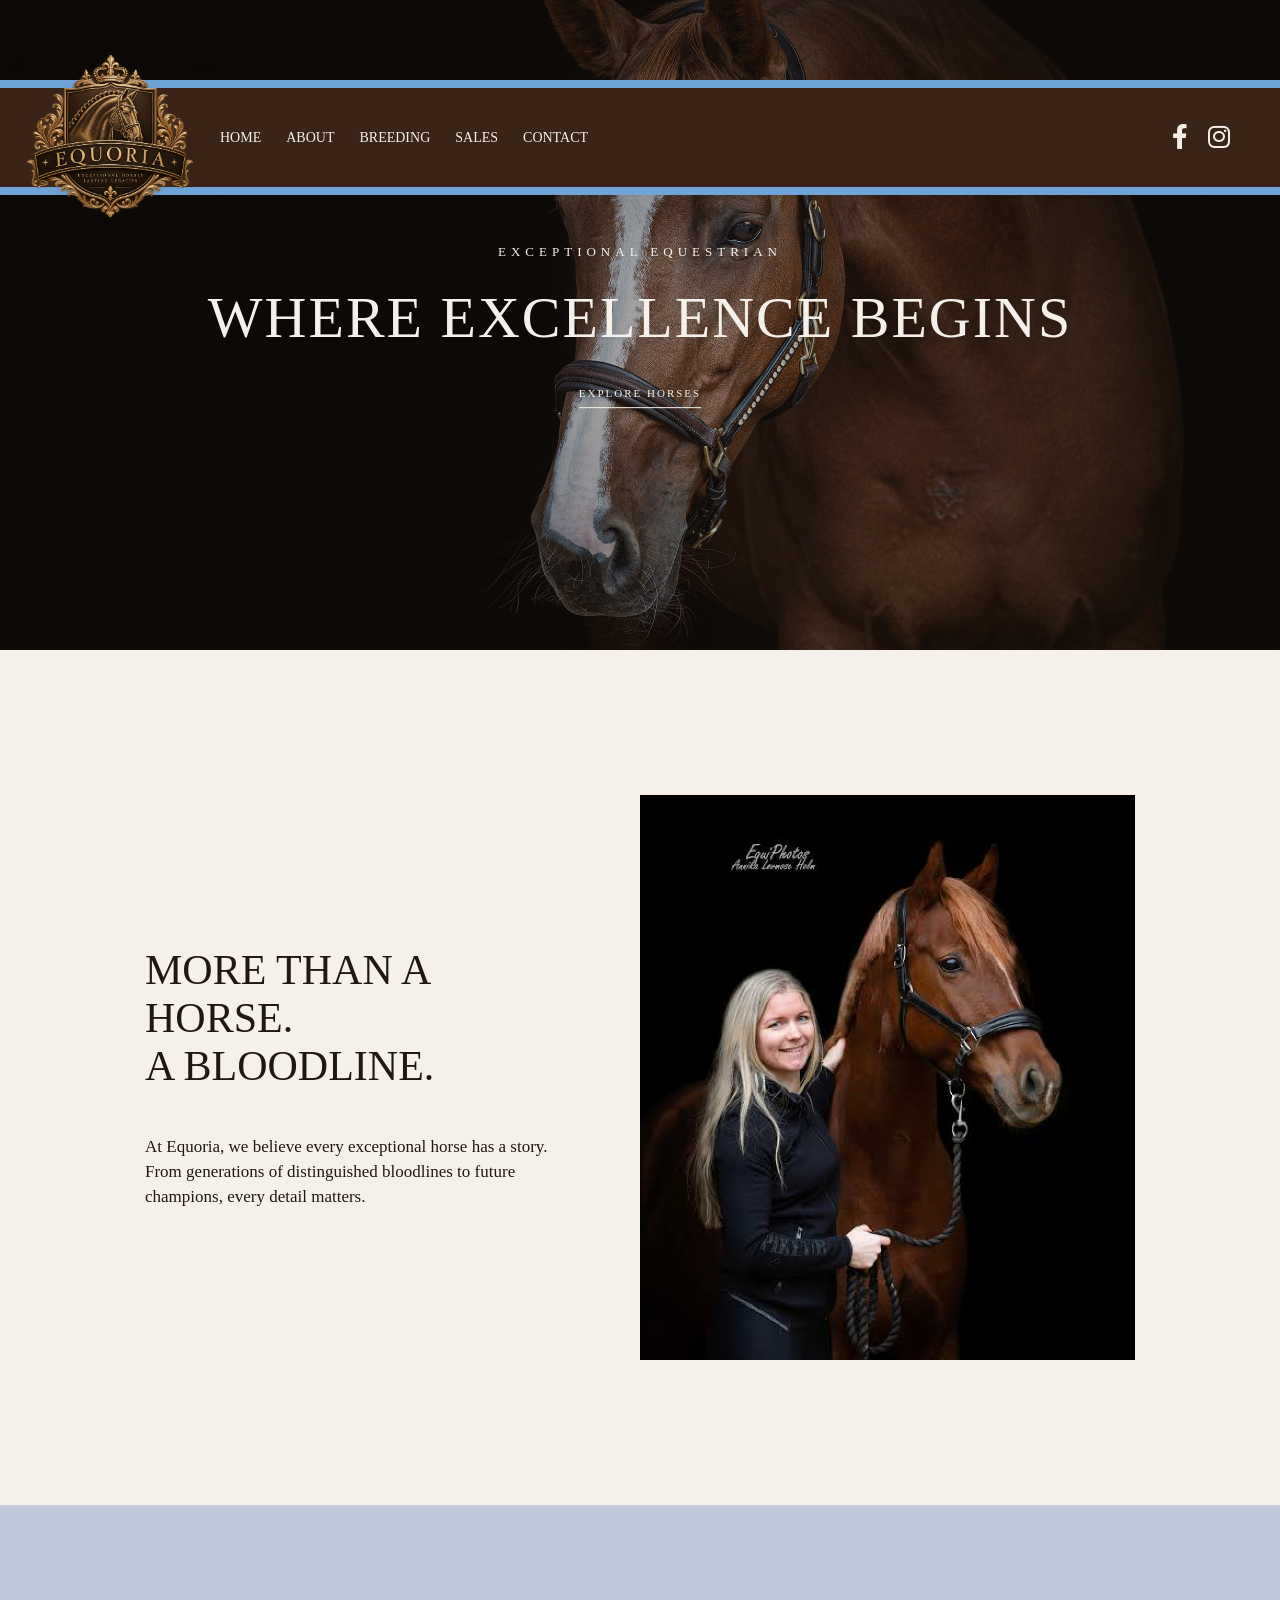
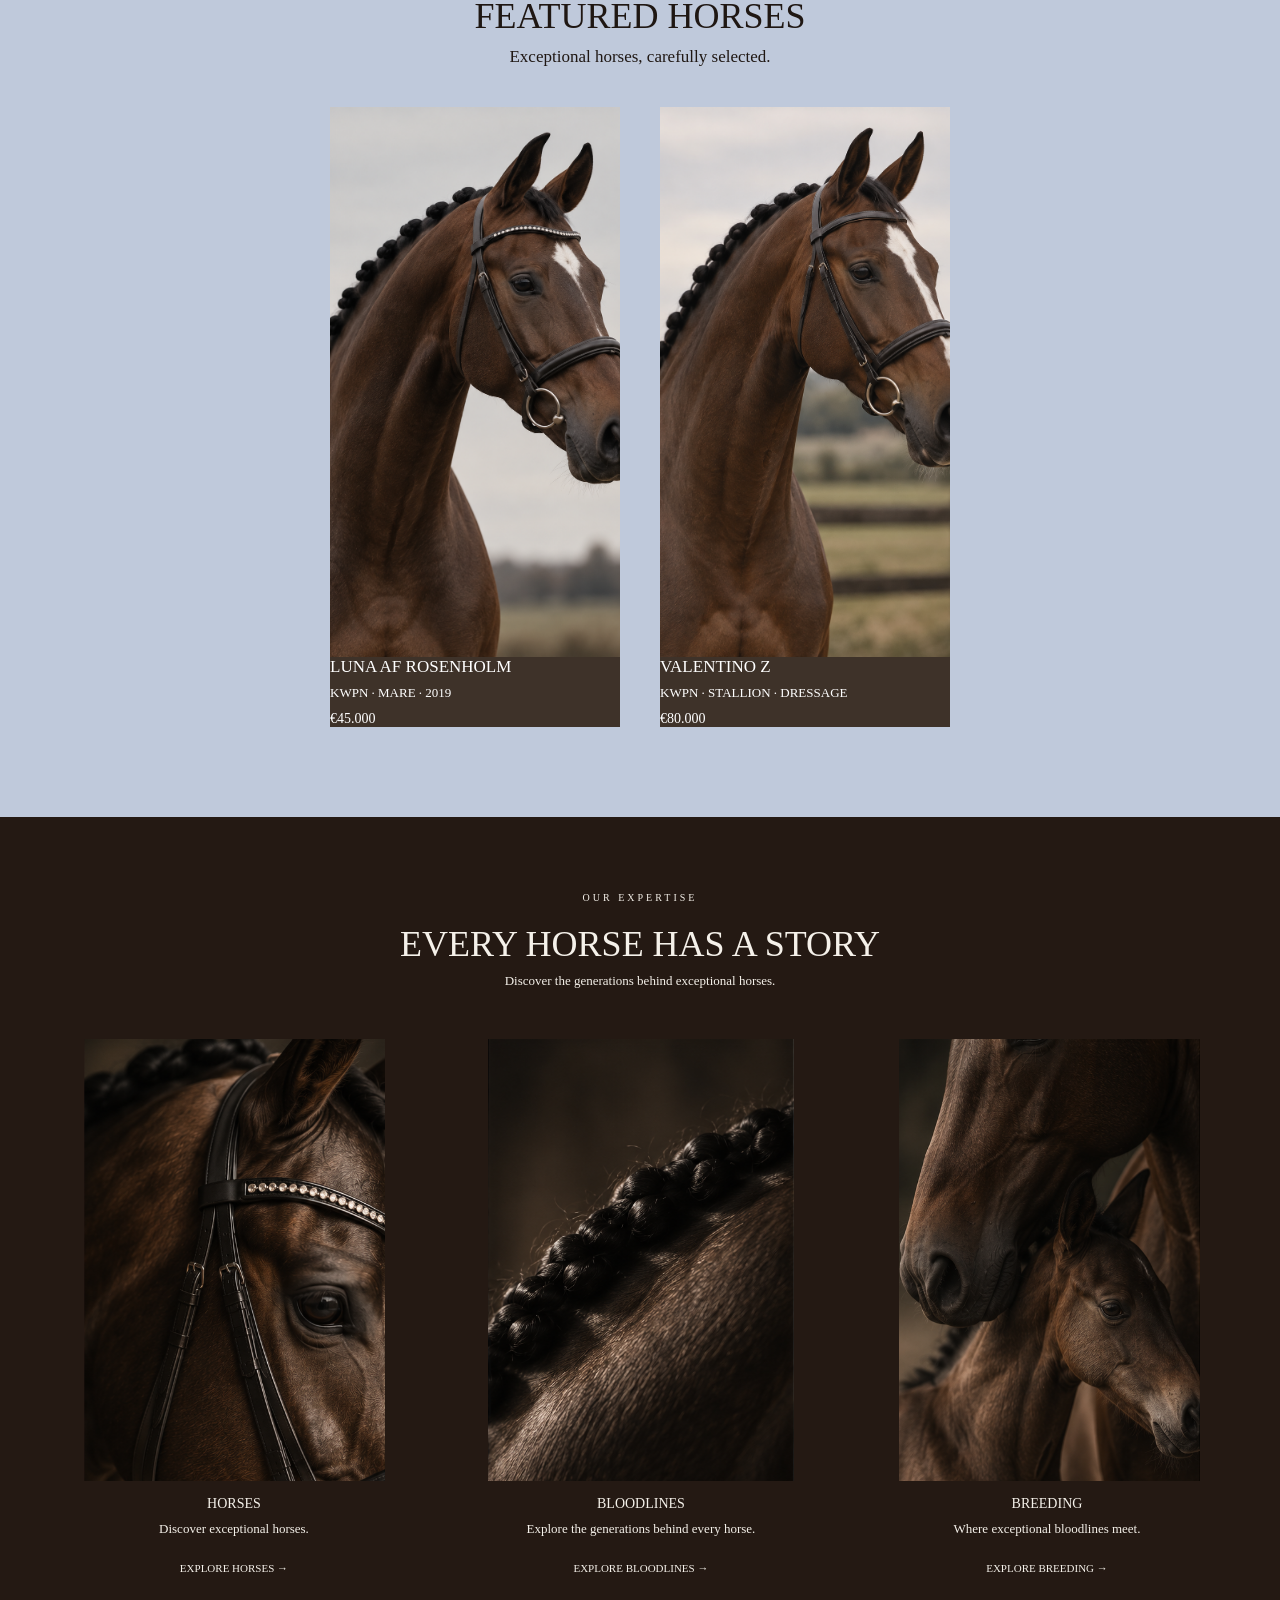
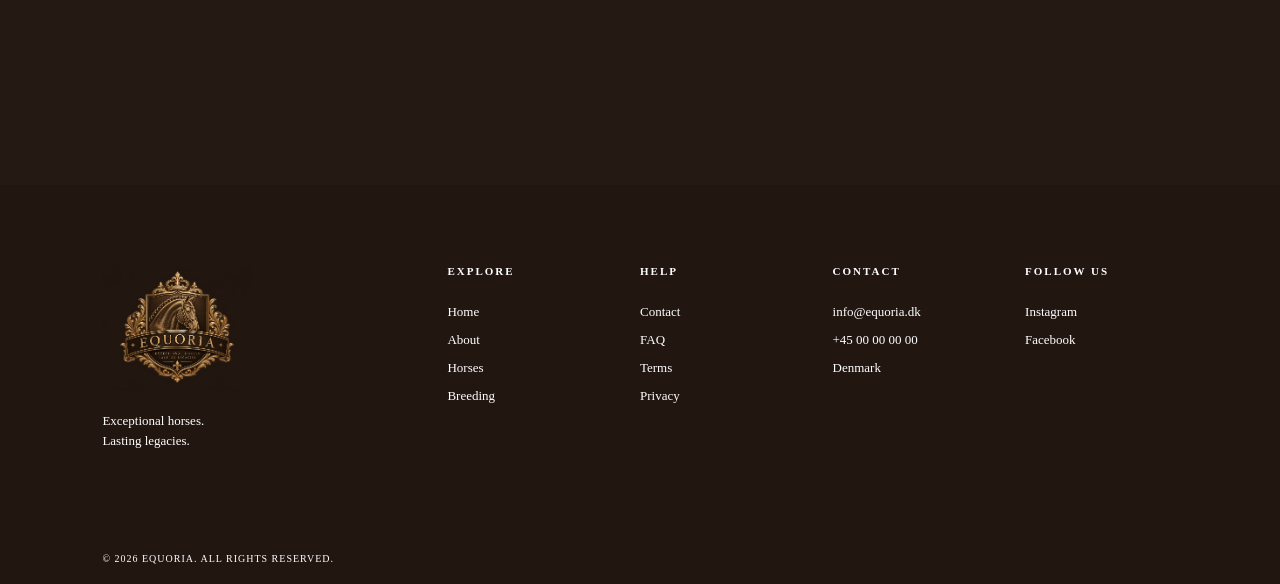
<file: index.html>
<!DOCTYPE html>
<html lang="en">
<head>
    <meta charset="UTF-8">
    <meta name="viewport" content="width=device-width, initial-scale=1.0">

    <link rel="stylesheet" href="https://cdnjs.cloudflare.com/ajax/libs/font-awesome/5.15.4/css/all.min.css">

    <link rel="stylesheet" href="index.css">
    <script type="module" src="./js/index.js"></script>
    
     <title>Equoria</title>
</head>
<body>

    <div id="app"></div>

</body>
</html>
</file>
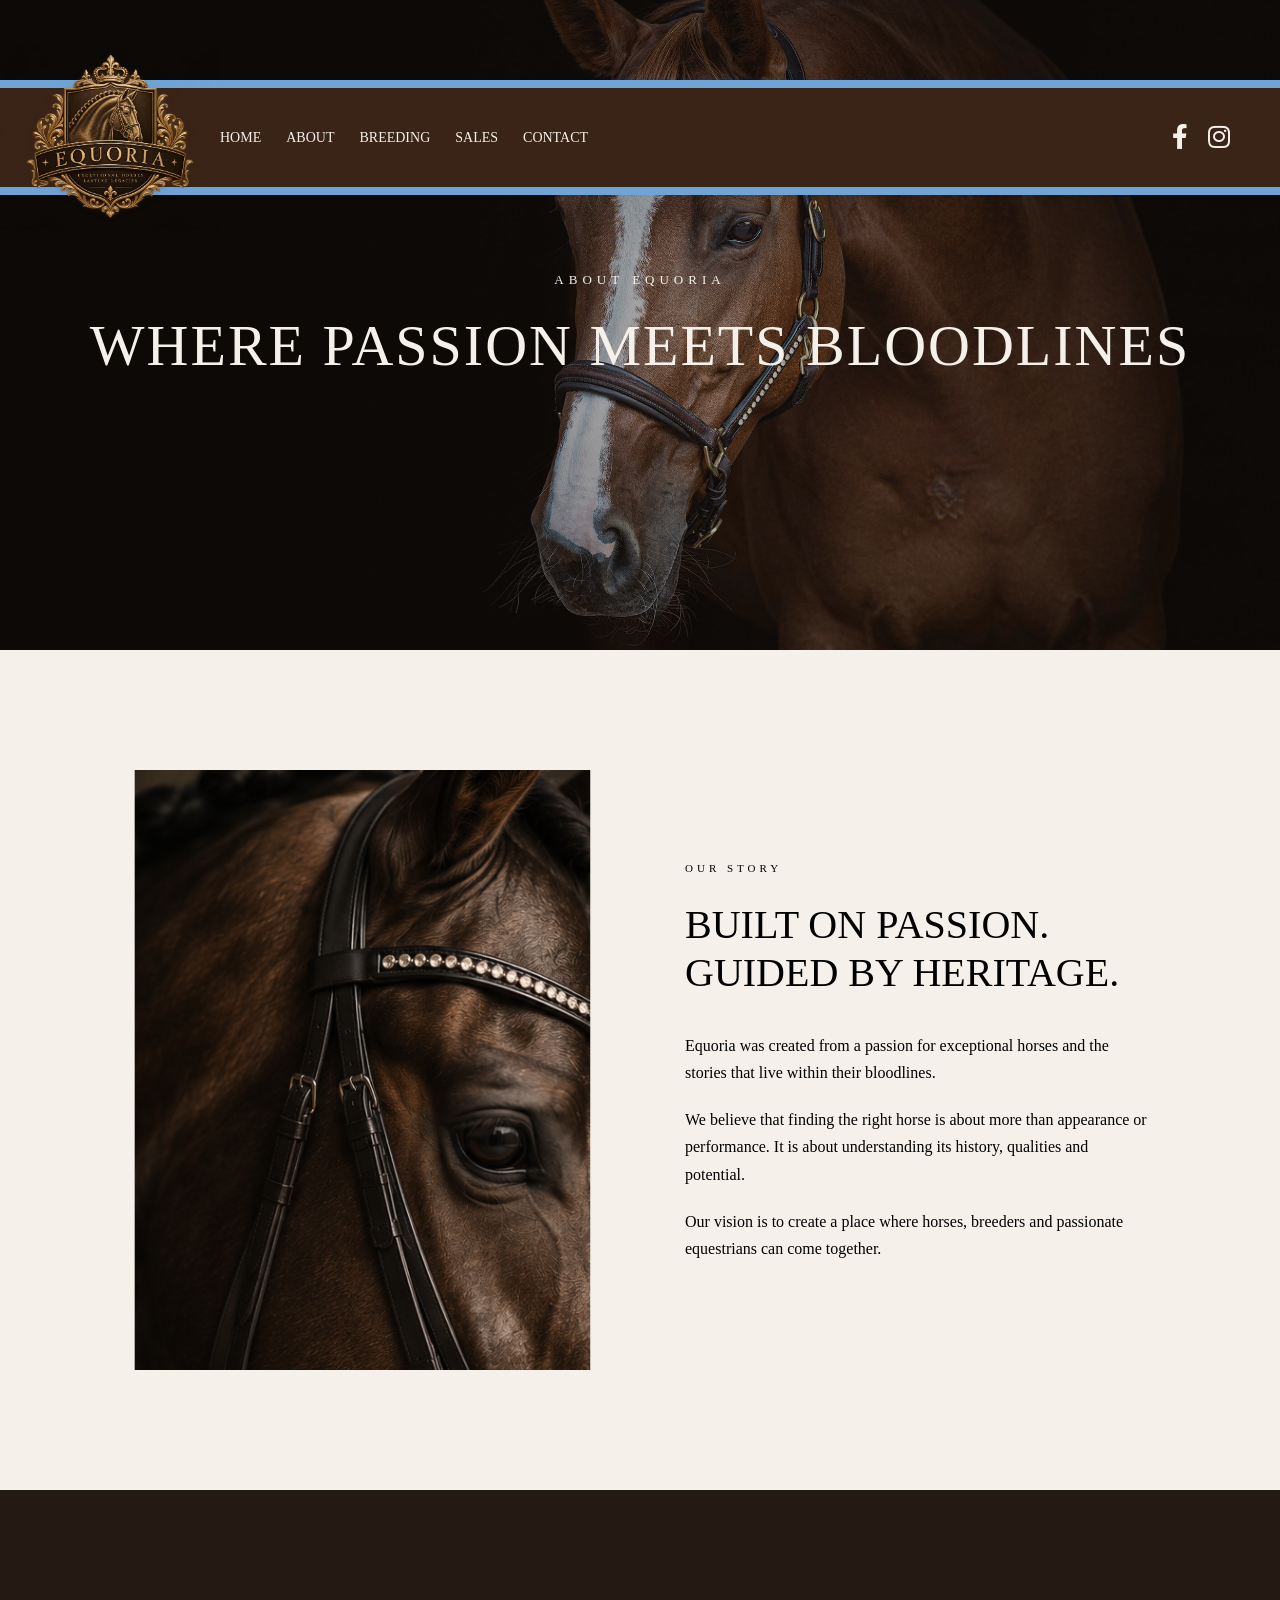
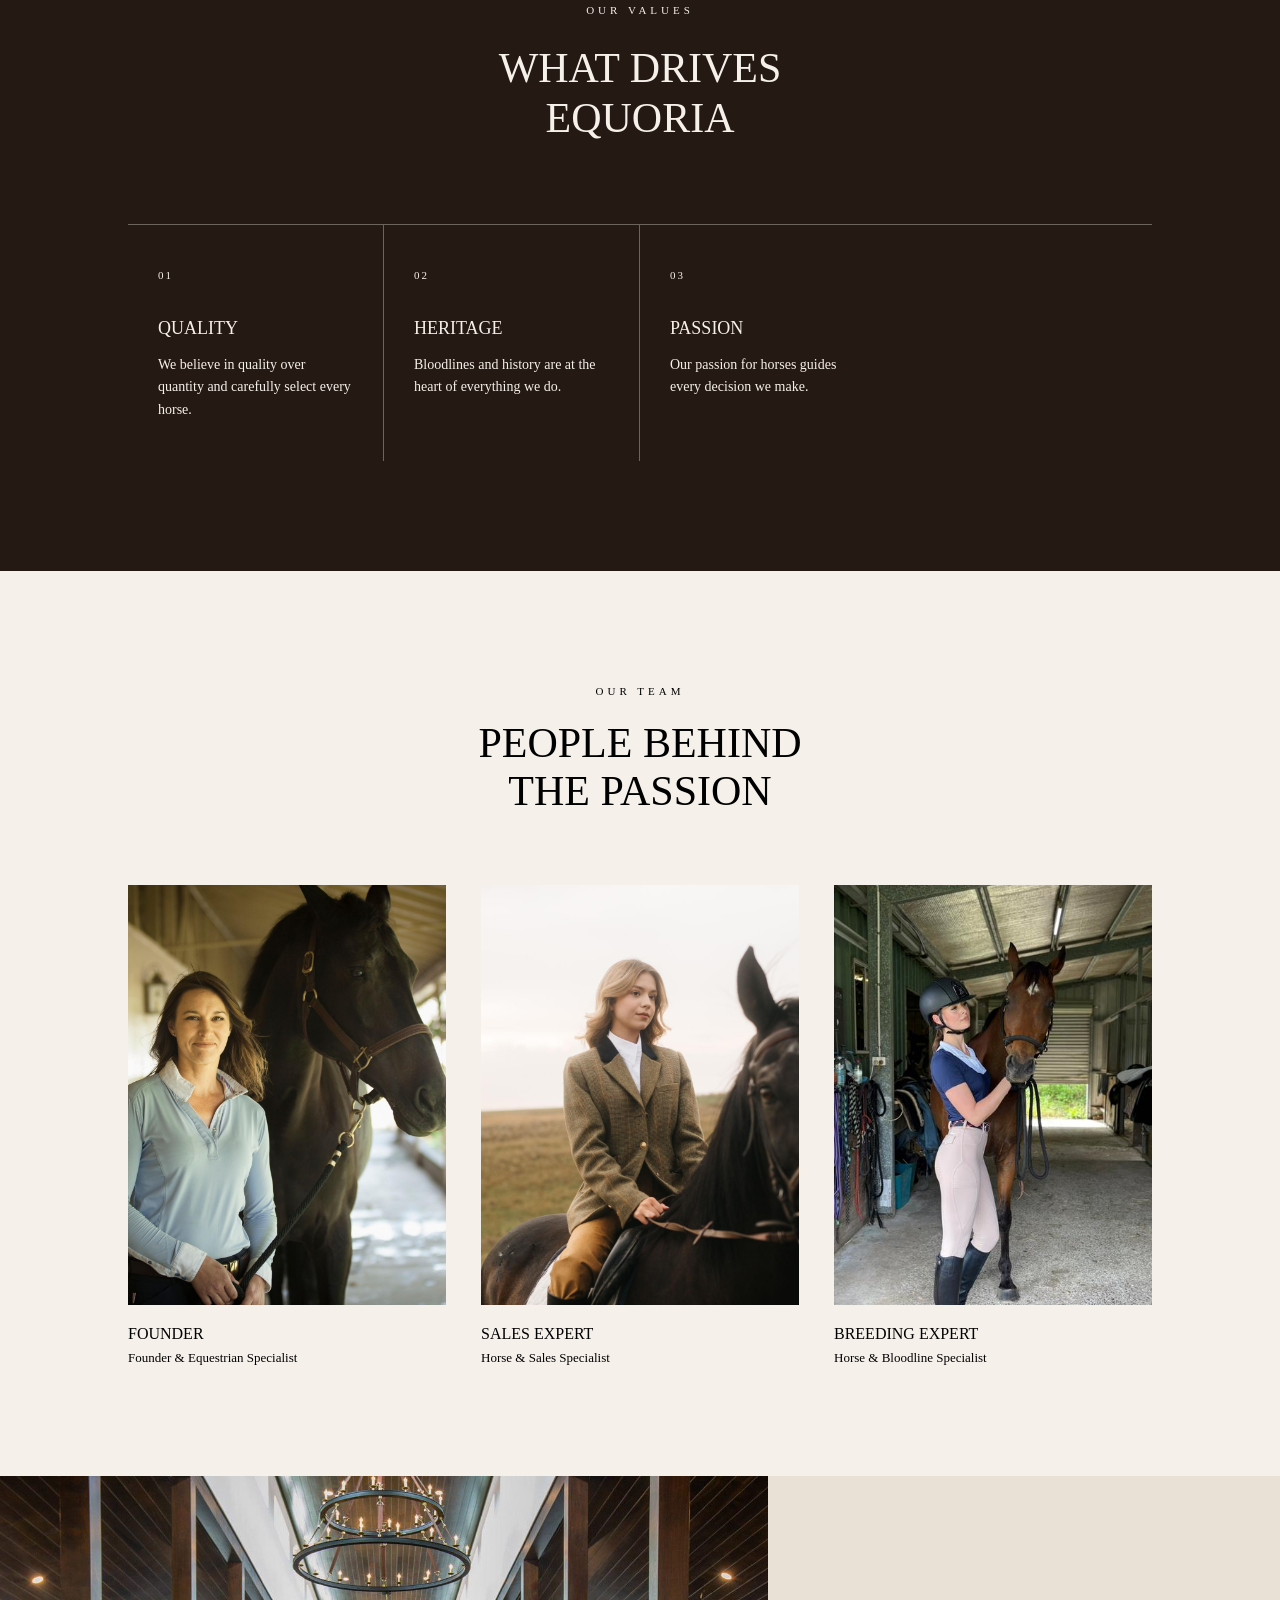
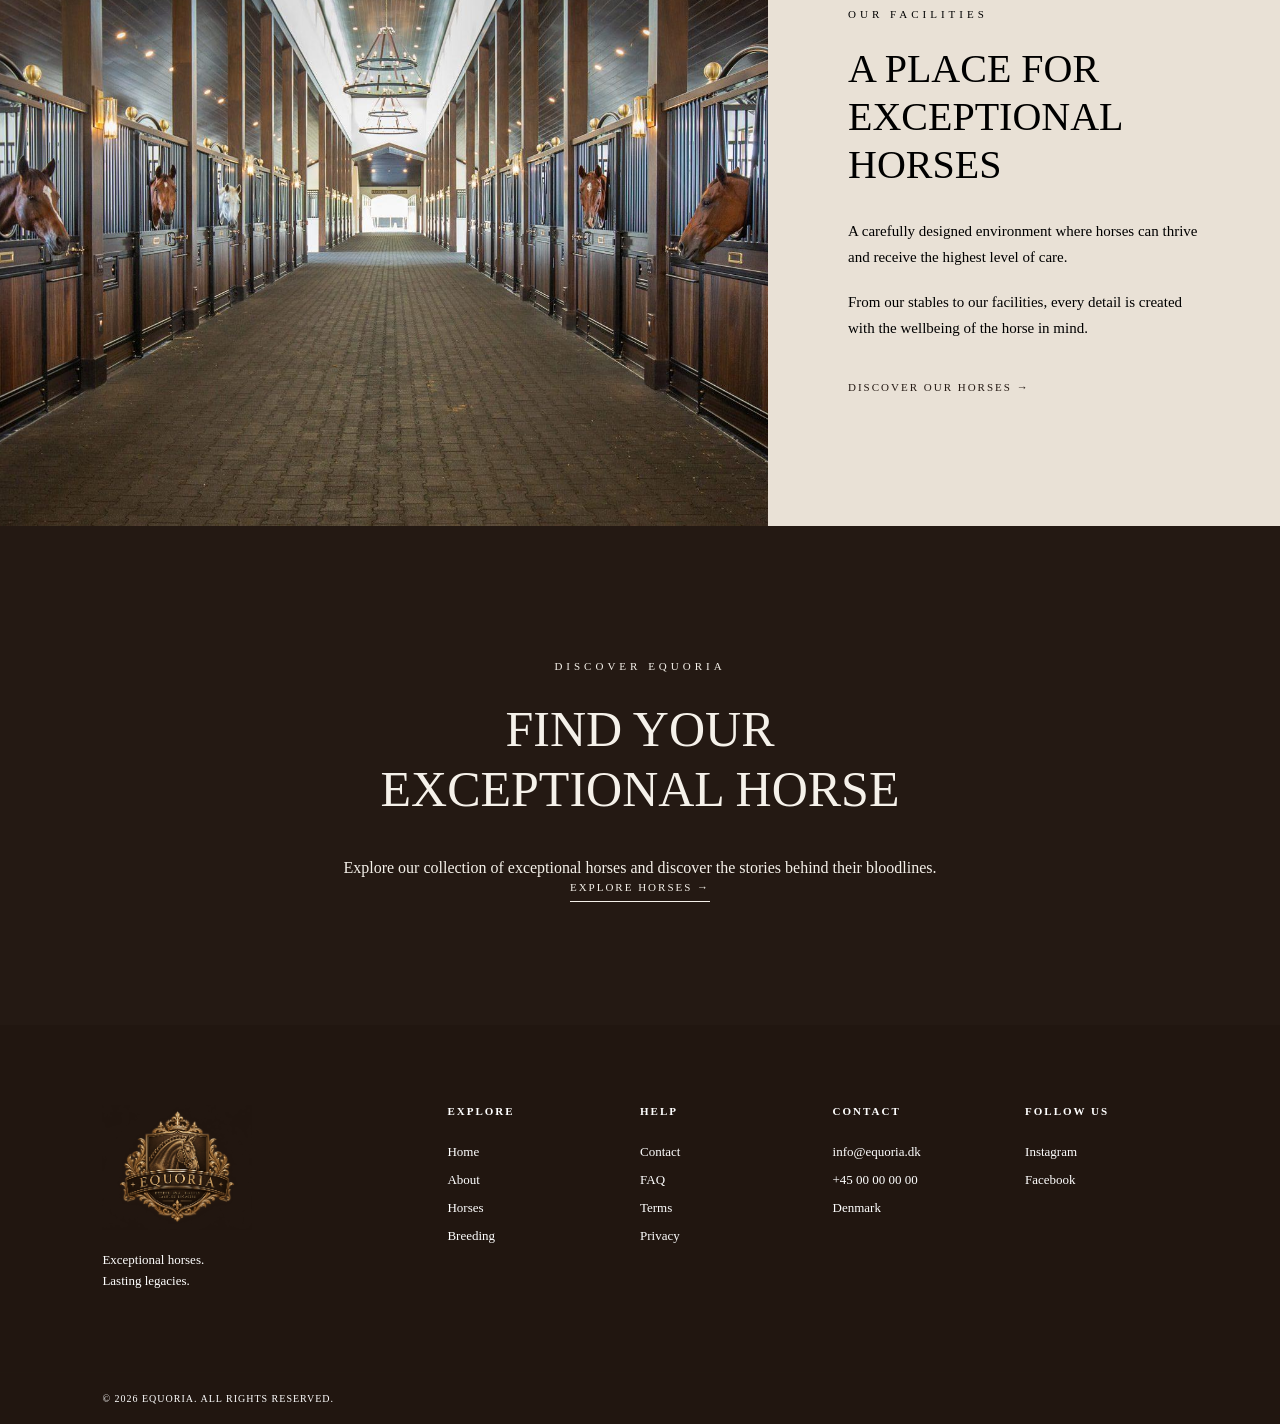
<file: about.html>
<!DOCTYPE html>
<html lang="en">
<head>
    <meta charset="UTF-8">
    <meta name="viewport" content="width=device-width, initial-scale=1.0">

    <link rel="stylesheet" href="https://cdnjs.cloudflare.com/ajax/libs/font-awesome/5.15.4/css/all.min.css">

    <link rel="stylesheet" href="index.css">
    <script type="module" src="js/aboutPage.js"></script>

    <title>About | Equoria</title>
</head>

<body>
    

    <div id="app"></div>


</body>
</html>
</file>
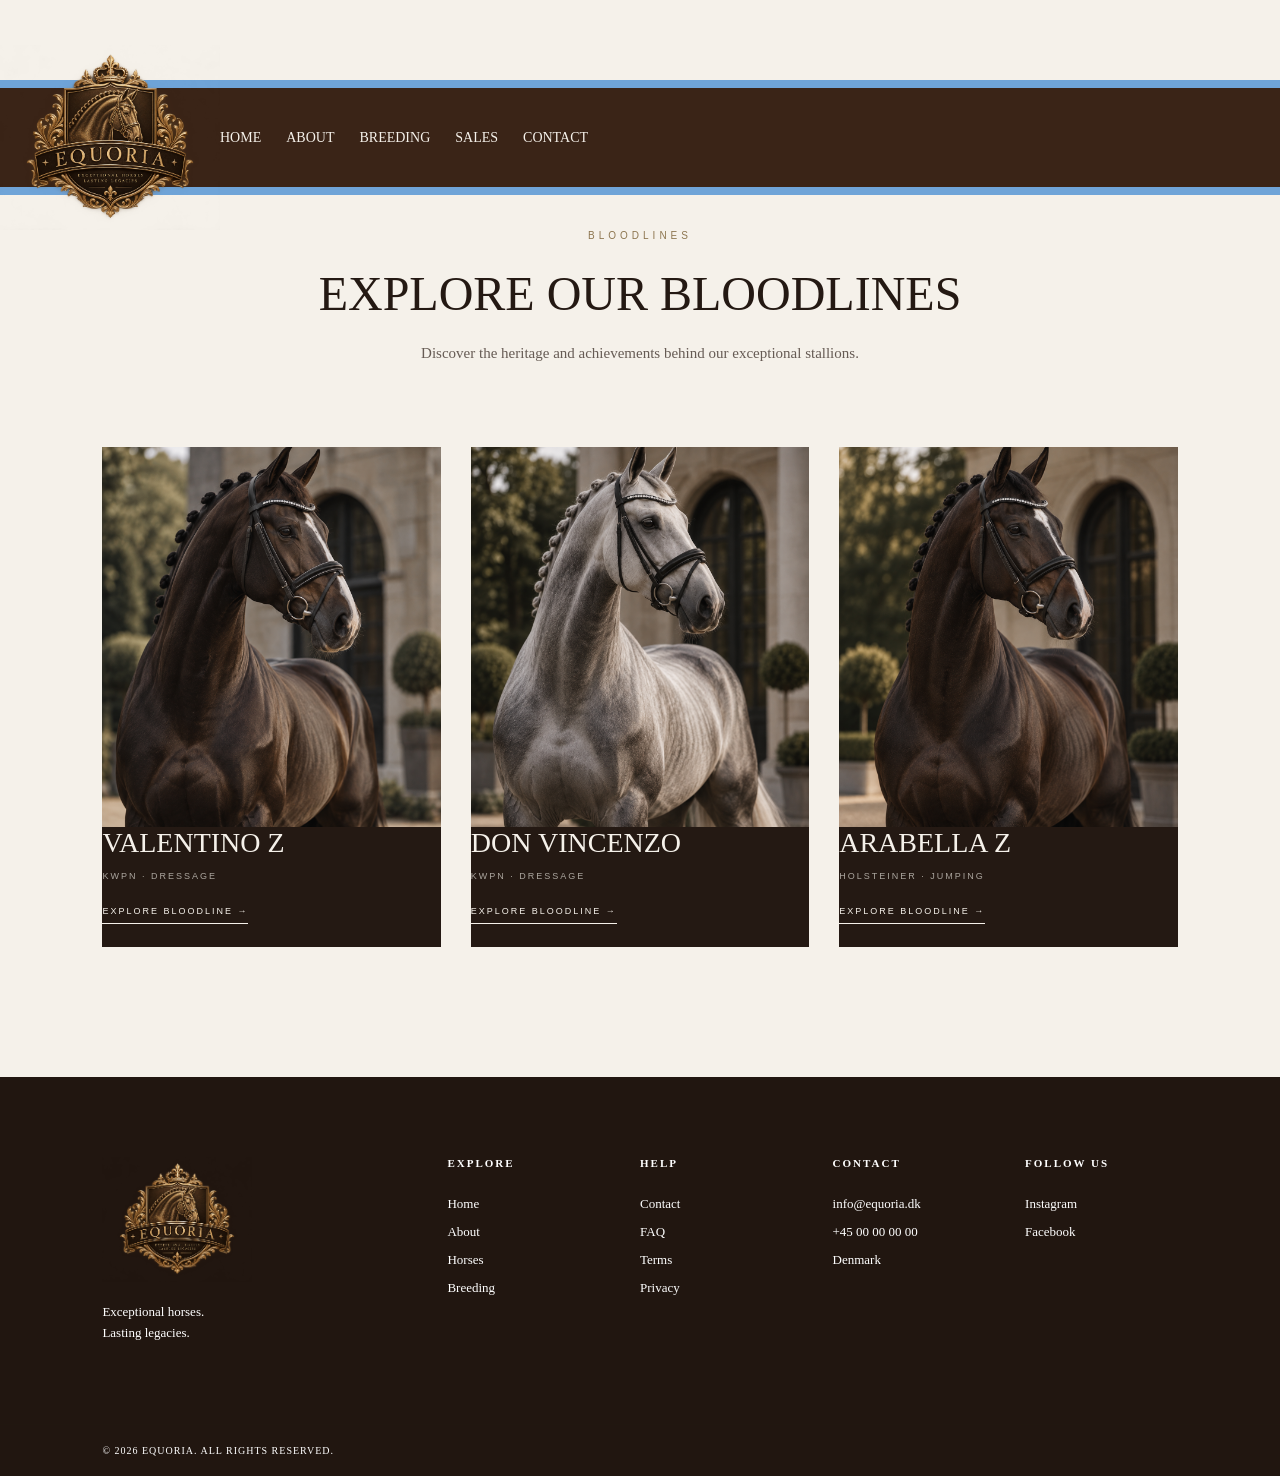
<file: bloodlines.html>
<!DOCTYPE html>
<html lang="en">
<head>
    <meta charset="UTF-8">
    <meta name="viewport" content="width=device-width, initial-scale=1.0">

    <link rel="stylesheet" href="index.css">

    <script type="module" src="js/bloodlines.js"></script>

    <title>Bloodlines | Equoria</title>
</head>

<body>

    <div id="app"></div>

</body>
</html>
</file>
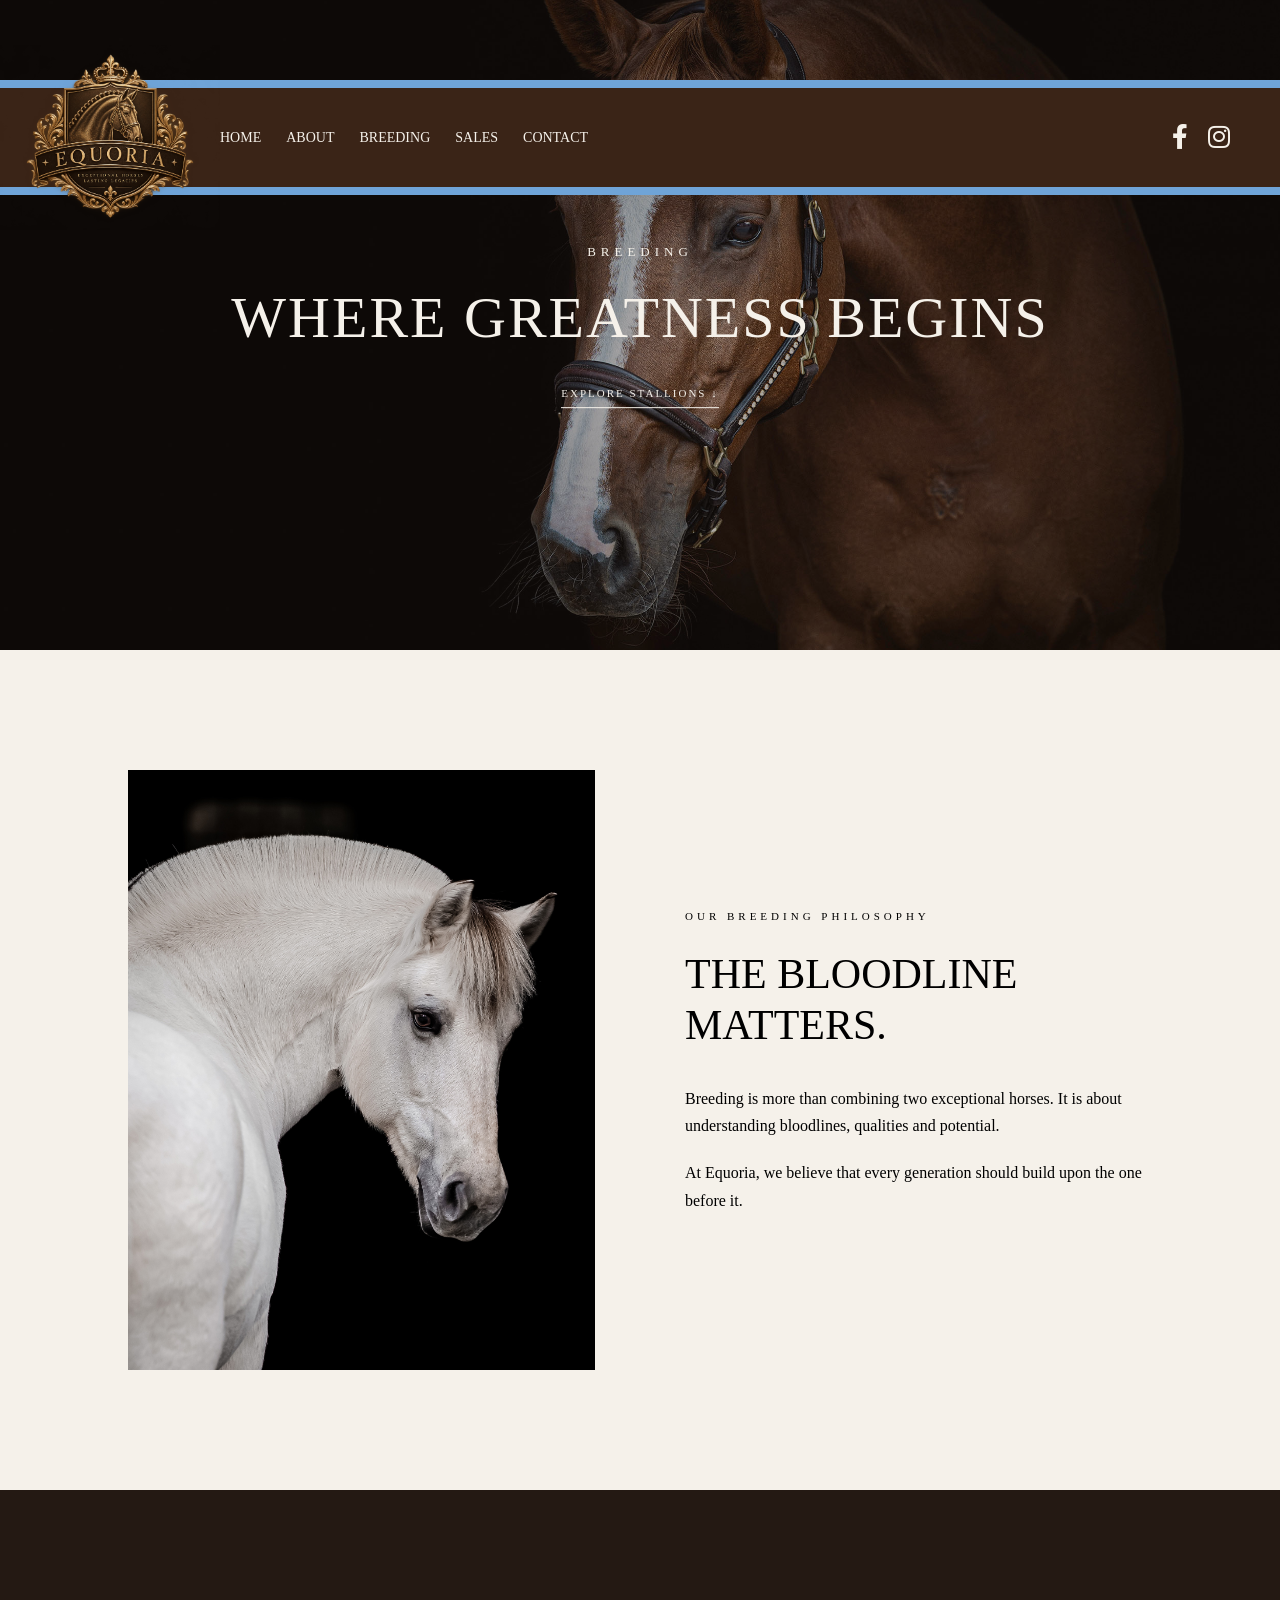
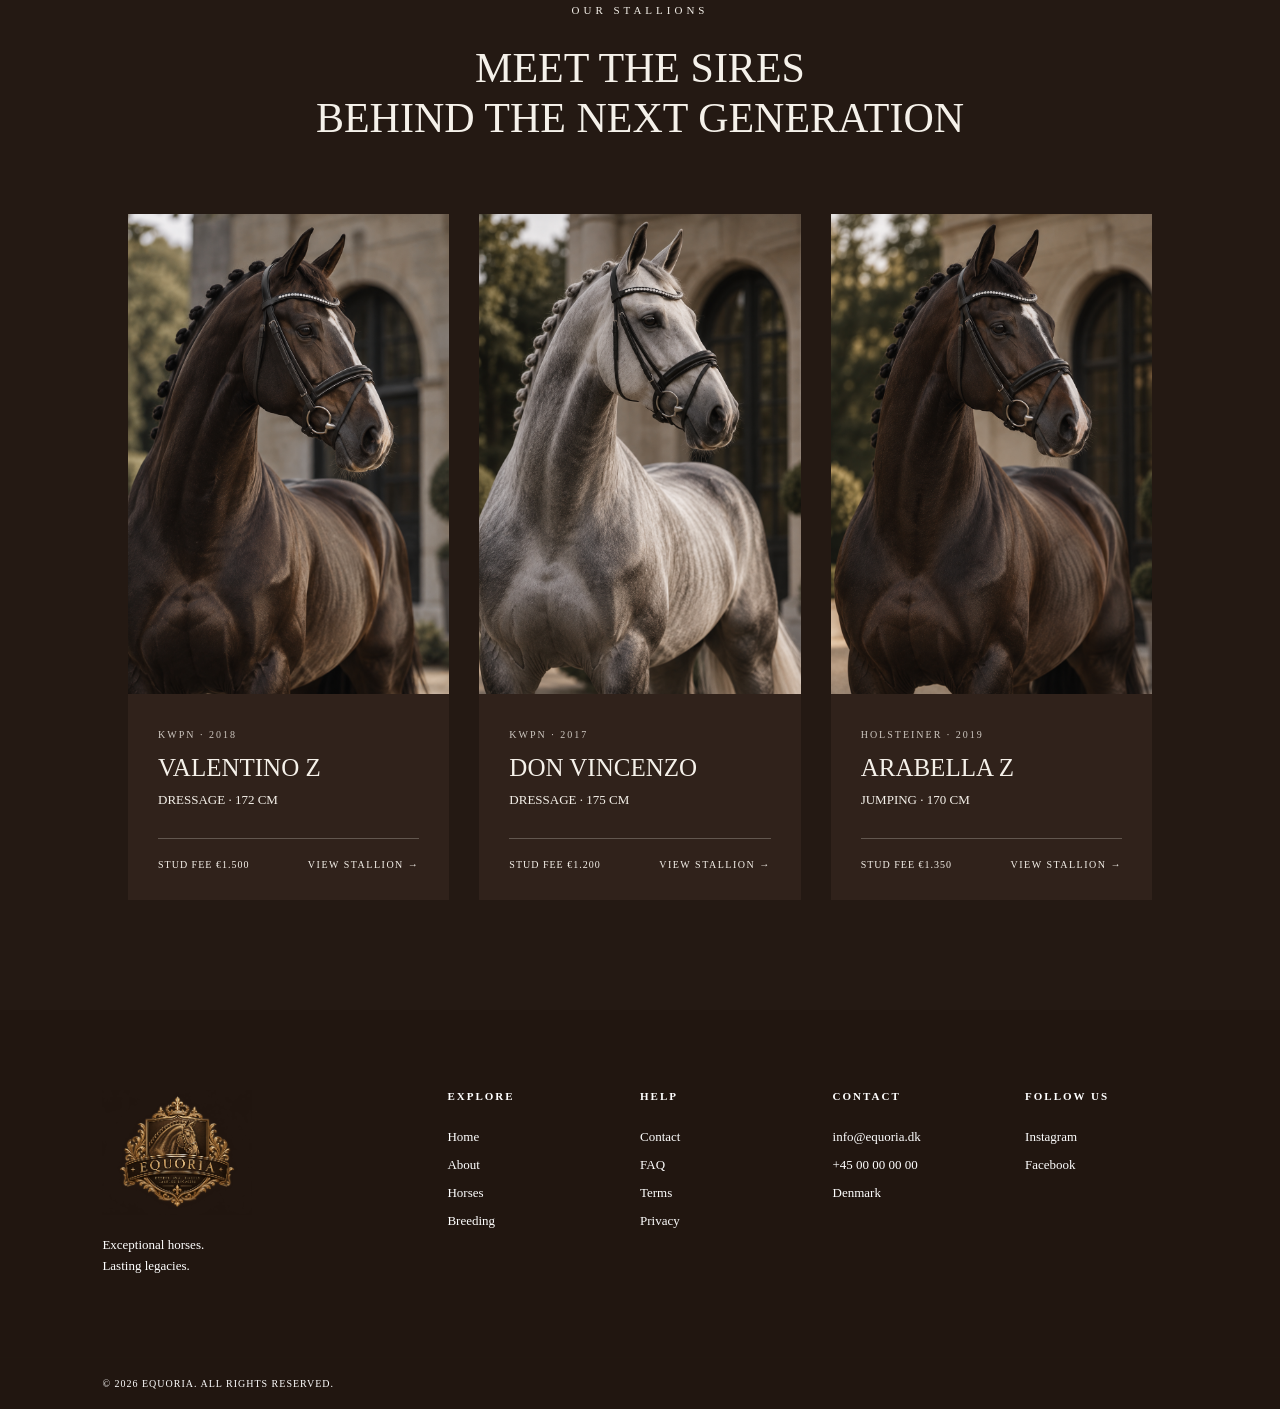
<file: breeding.html>
<!DOCTYPE html>
<html lang="en">
<head>
    <meta charset="UTF-8">
    <meta name="viewport" content="width=device-width, initial-scale=1.0">

    <link rel="stylesheet" href="https://cdnjs.cloudflare.com/ajax/libs/font-awesome/5.15.4/css/all.min.css">

    <link rel="stylesheet" href="index.css">
    <script type="module" src="js/breeding.js"></script>

    <title>Breeding | Equoria</title>
</head>

<body>

    <div id="app"></div>

</body>
</html>
</file>
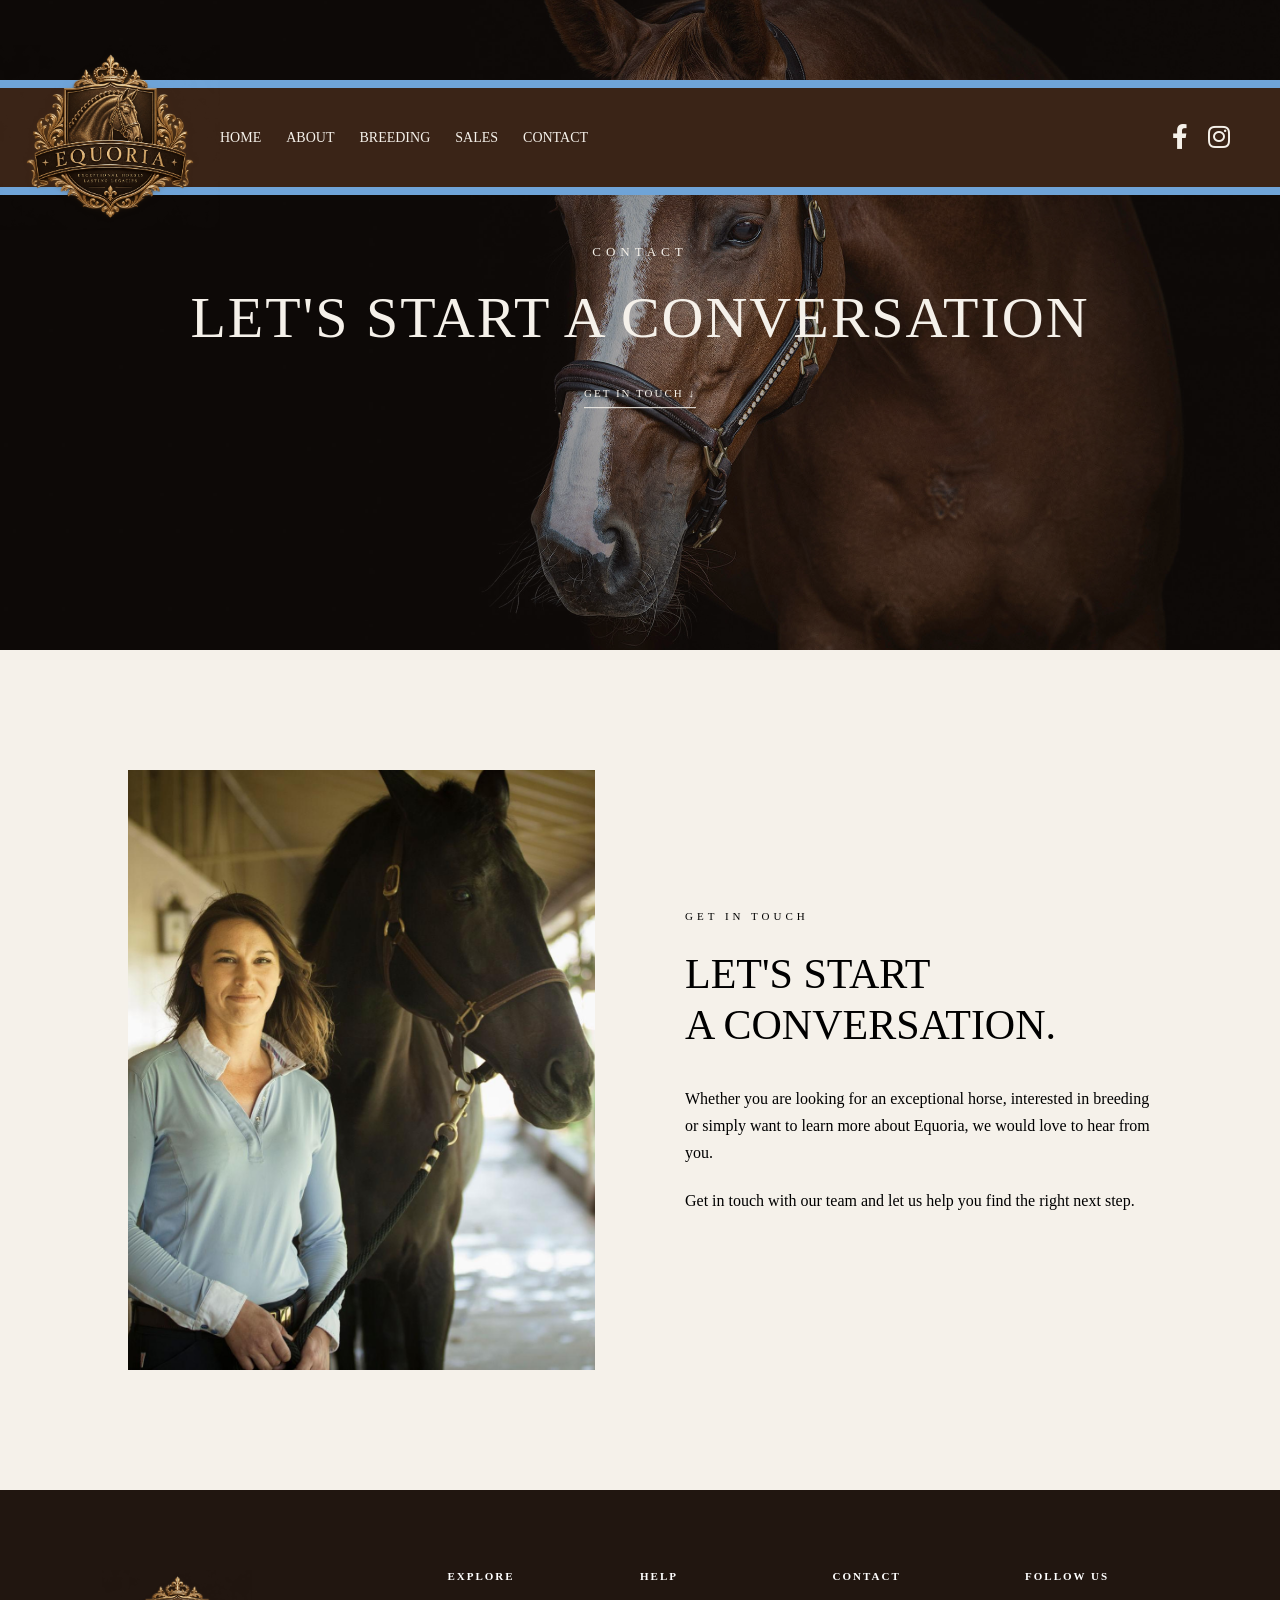
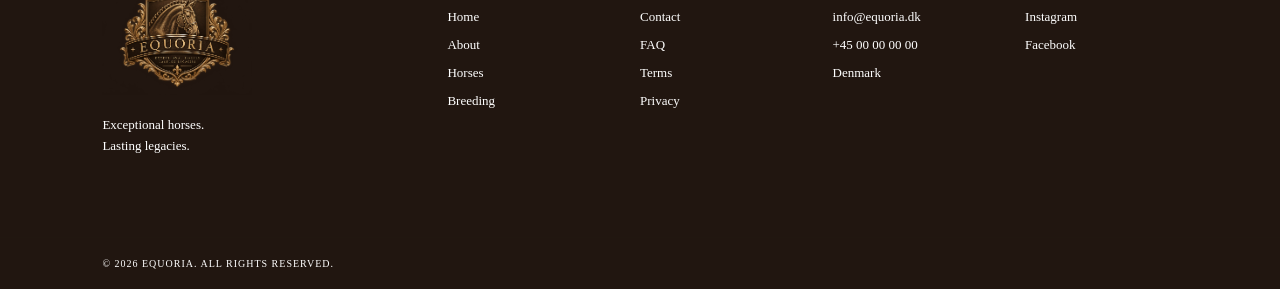
<file: contact.html>
<!DOCTYPE html>
<html lang="en">
<head>
    <meta charset="UTF-8">
    <meta name="viewport" content="width=device-width, initial-scale=1.0">

    <link rel="stylesheet" href="https://cdnjs.cloudflare.com/ajax/libs/font-awesome/5.15.4/css/all.min.css">

    <link rel="stylesheet" href="index.css">

    <script type="module" src="js/contact.js"></script>

    <title>Contact | Equoria</title>
</head>

<body>

    <div id="app"></div>

</body>
</html>
</file>
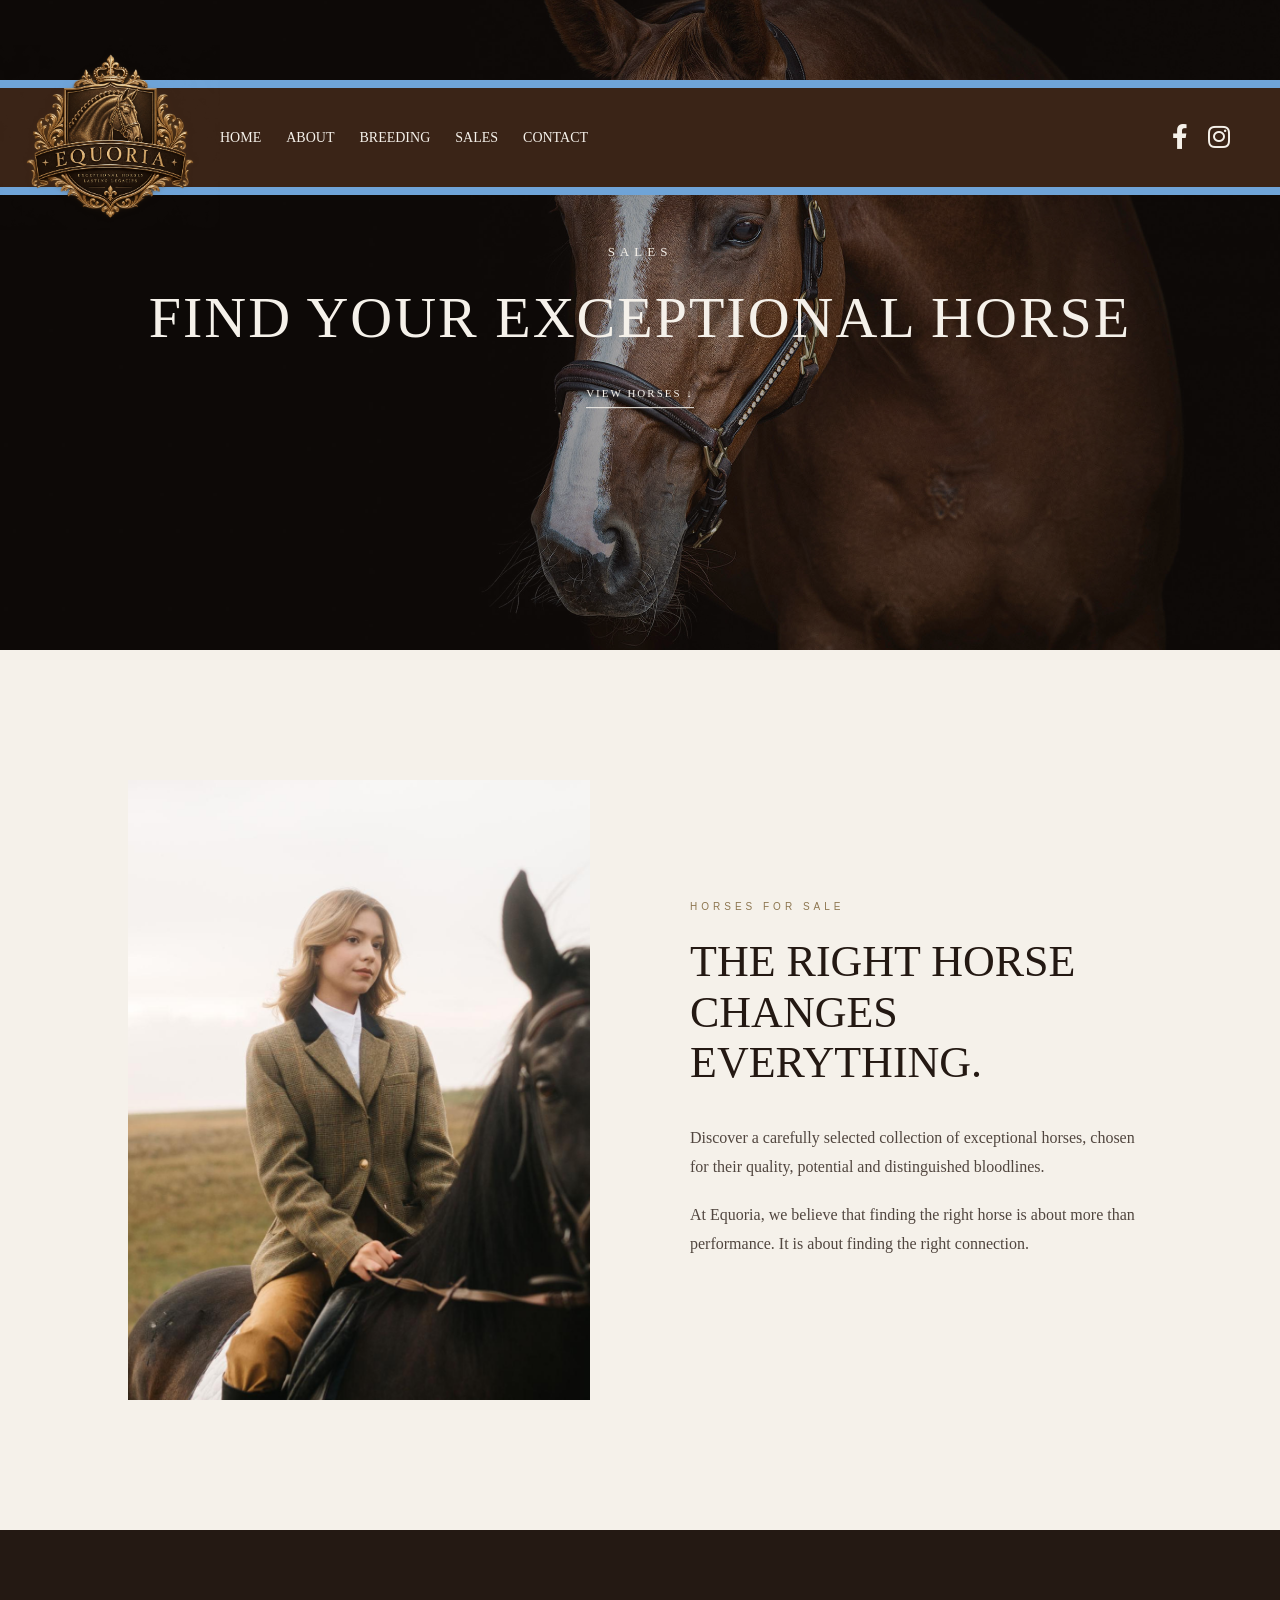
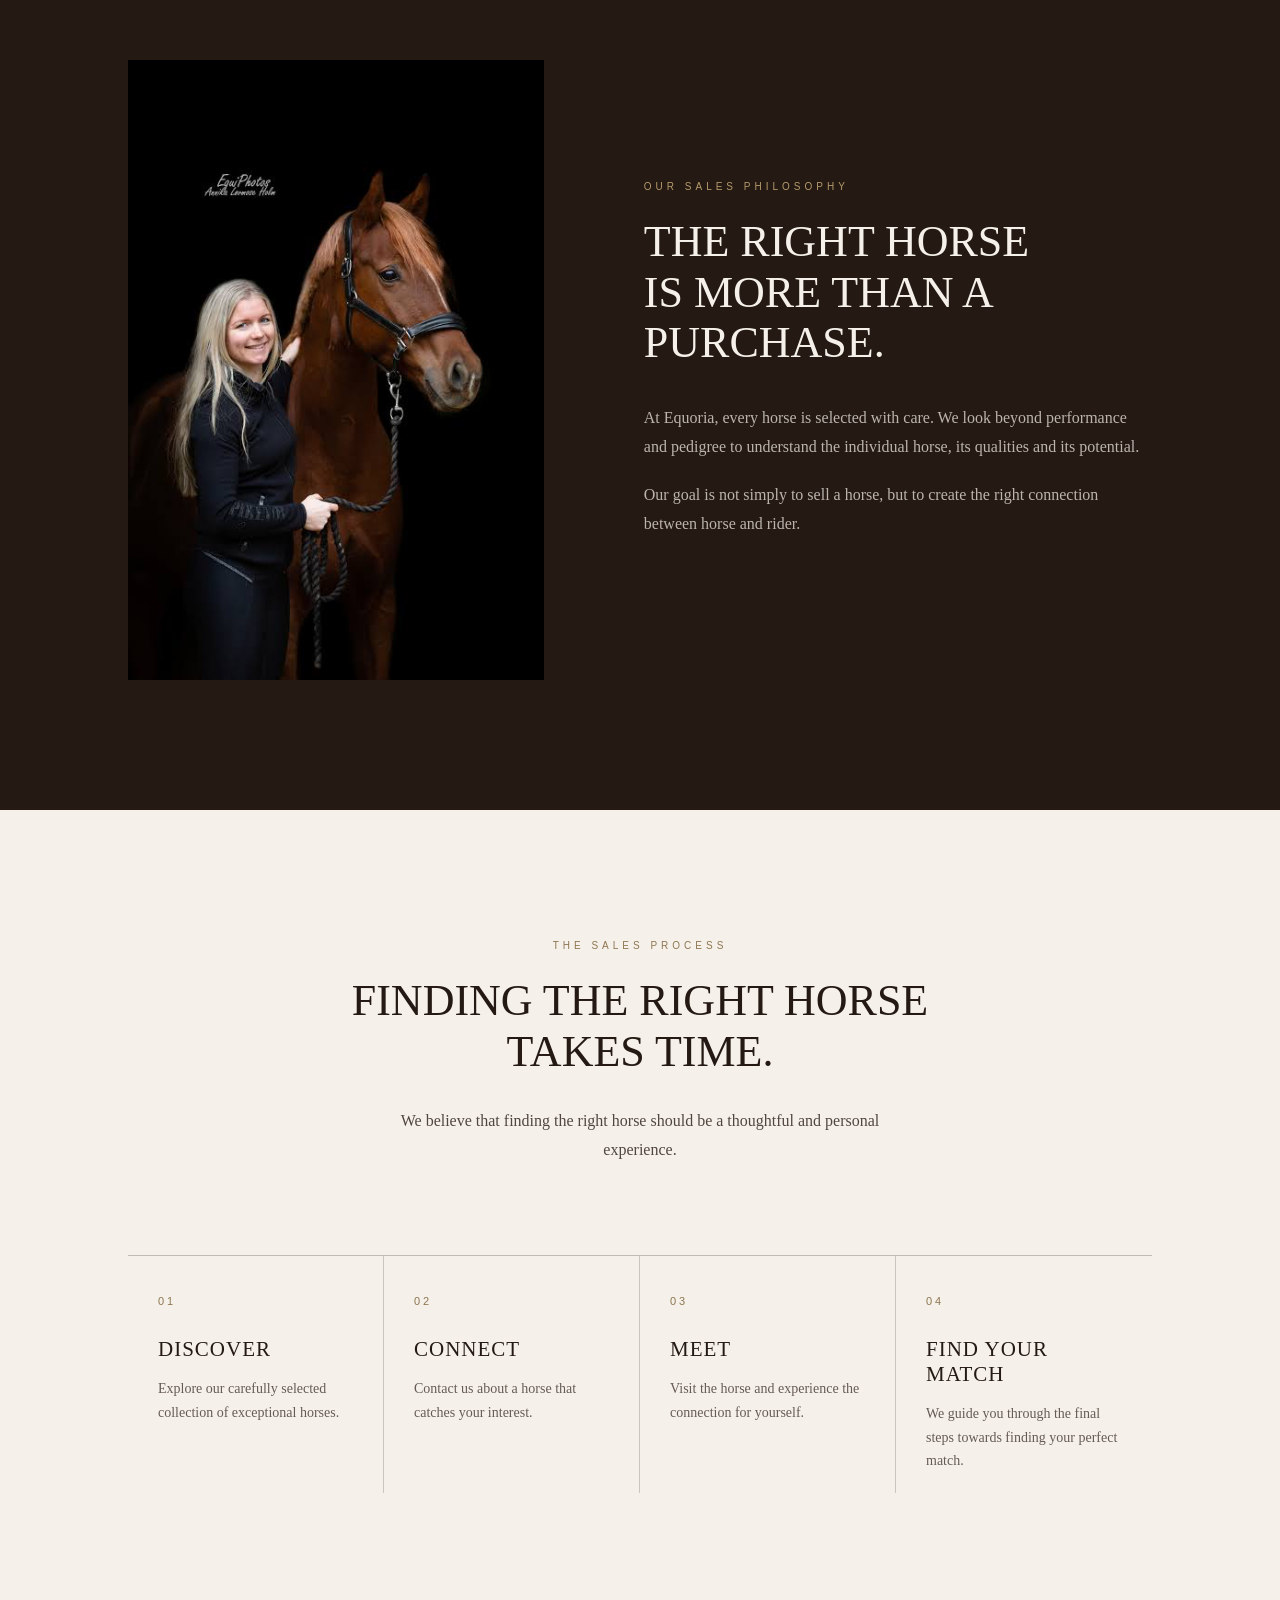
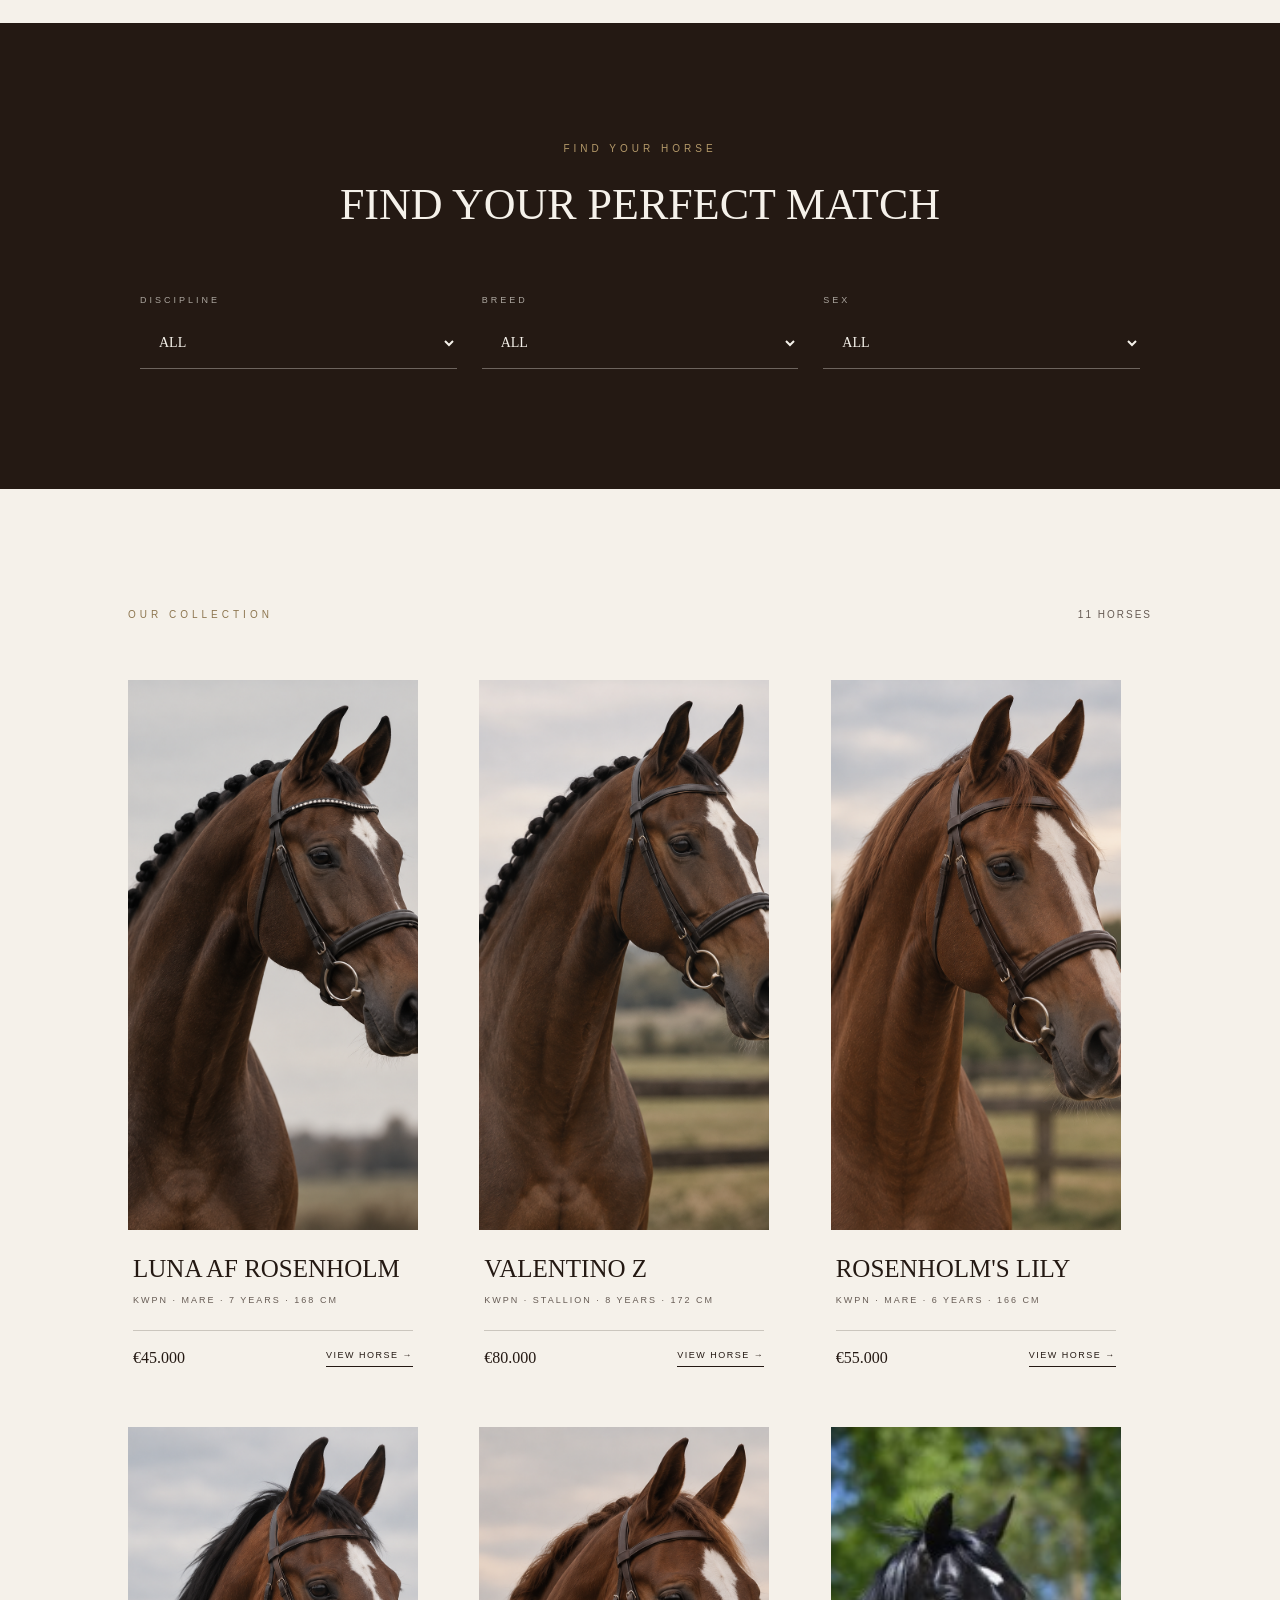
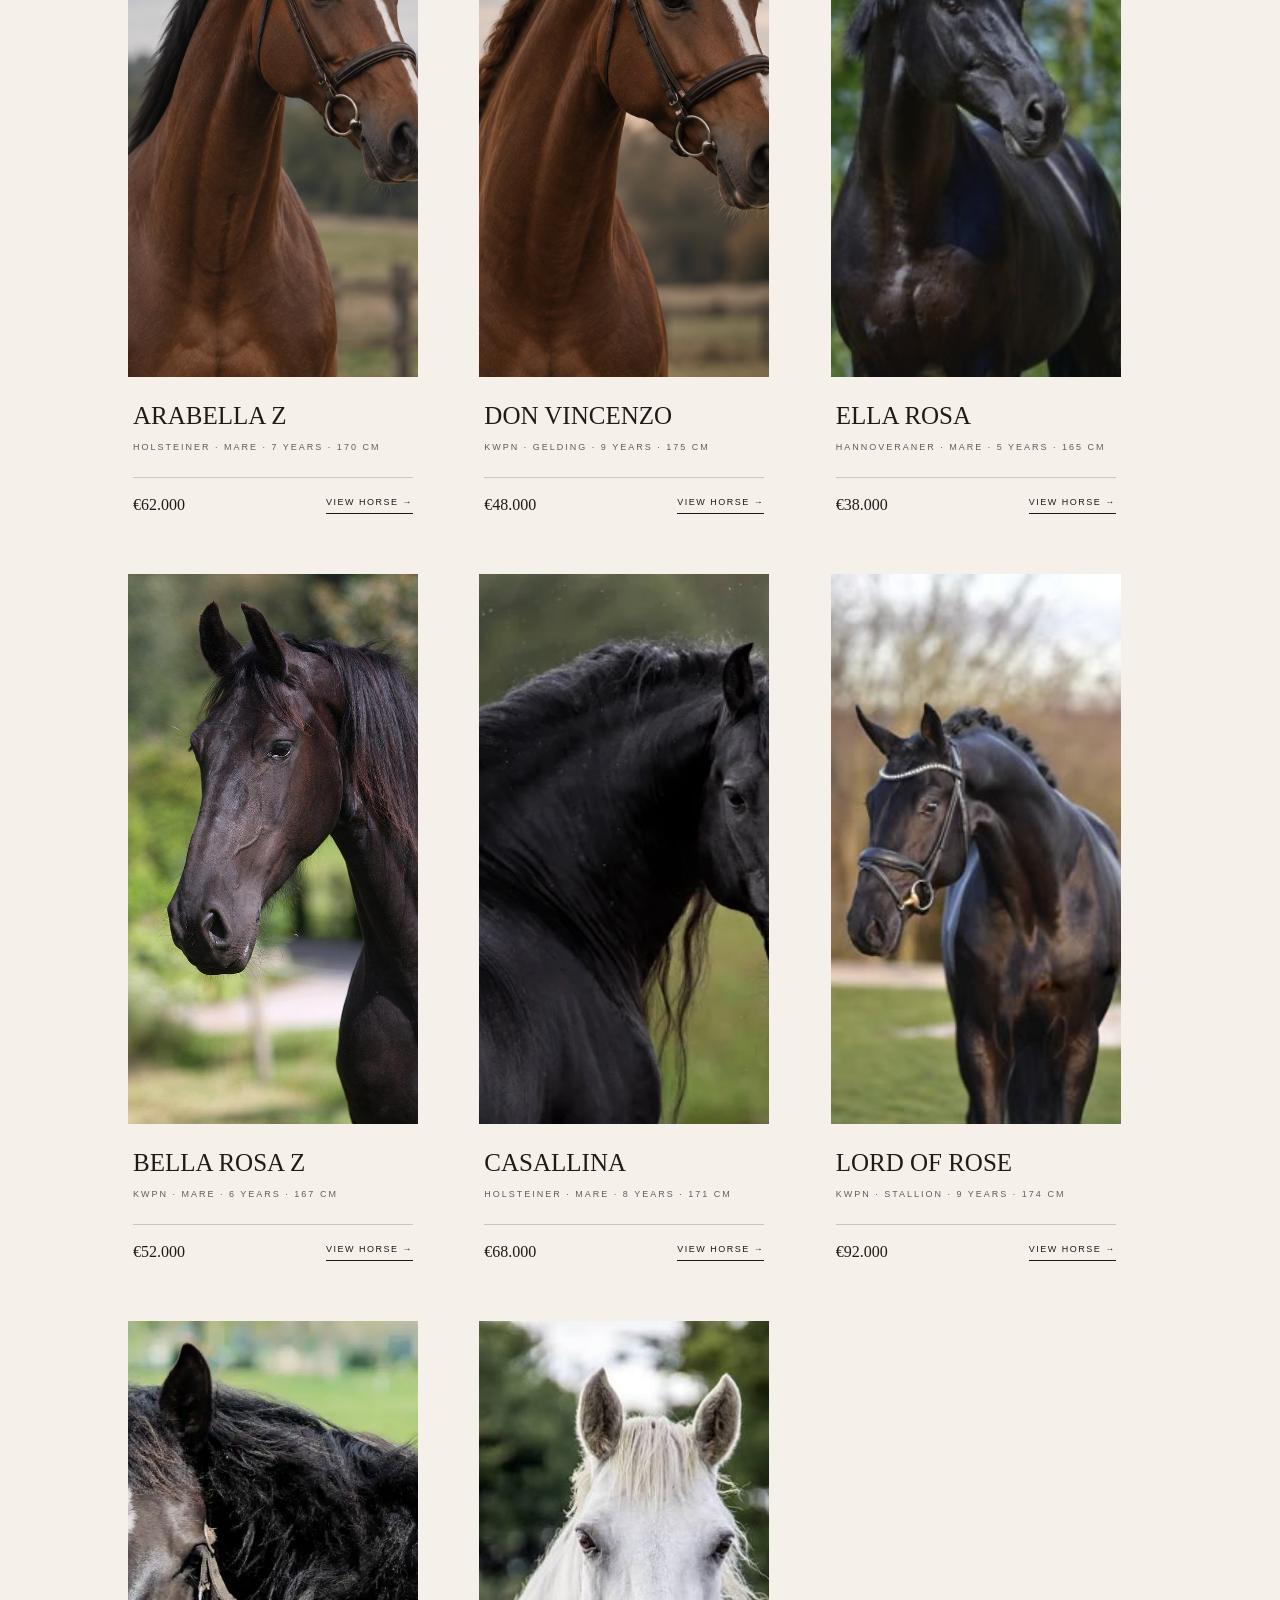
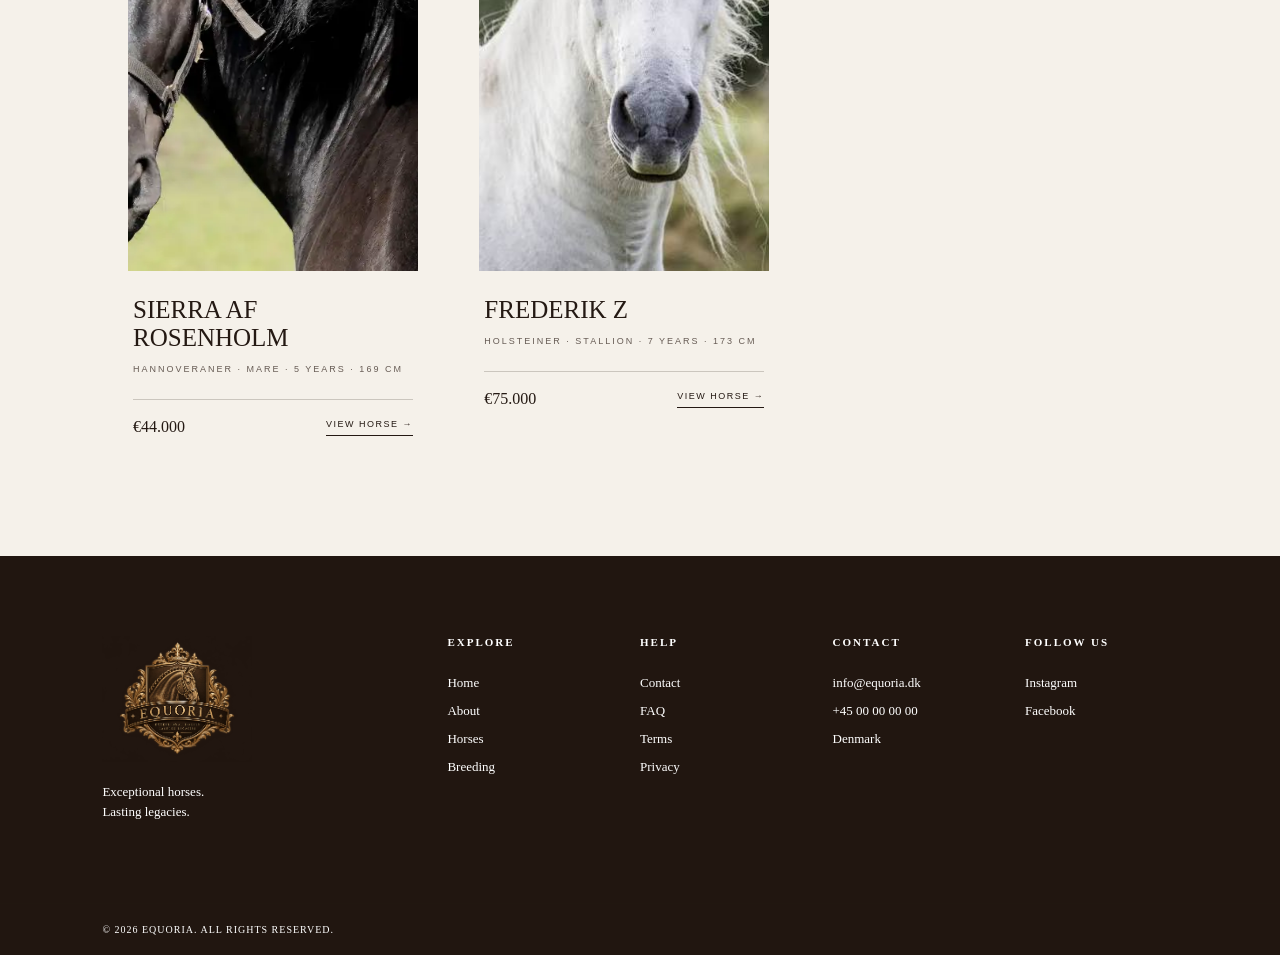
<file: sales.html>
<!DOCTYPE html>
<html lang="en">
<head>
    <meta charset="UTF-8">
    <meta name="viewport" content="width=device-width, initial-scale=1.0">

    <link rel="stylesheet" href="https://cdnjs.cloudflare.com/ajax/libs/font-awesome/5.15.4/css/all.min.css">

    <link rel="stylesheet" href="index.css">
    <script type="module" src="./js/sales.js"></script>

    <title>Sales | Equoria</title>
</head>

<body>

    <div id="app"></div>

</body>
</html>
</file>
<file: index.css>
@import url(css/style.css);

@import url(css/layout/navbar.css);

@import url(css/layout/hero.css);
@import url(css/layout/about.css);
@import url(css/layout/aboutPage.css);

@import url(css/layout/featuredHorse.css);
@import url(css/layout/expertise.css);
@import url(css/layout/Showhorse.css);
@import url(css/layout/breeding.css);
@import url(css/layout/sales.css);
@import url(css/layout/contact.css);
@import url(css/layout/footer.css);
@import url(css/layout/horseDetail.css);
@import url(css/layout/stallionDetail.css);
@import url(css/layout/breedingBooking.css);
@import url(css/layout/bloodlines.css);
@import url(css/layout/bloodline.css);
</file>
